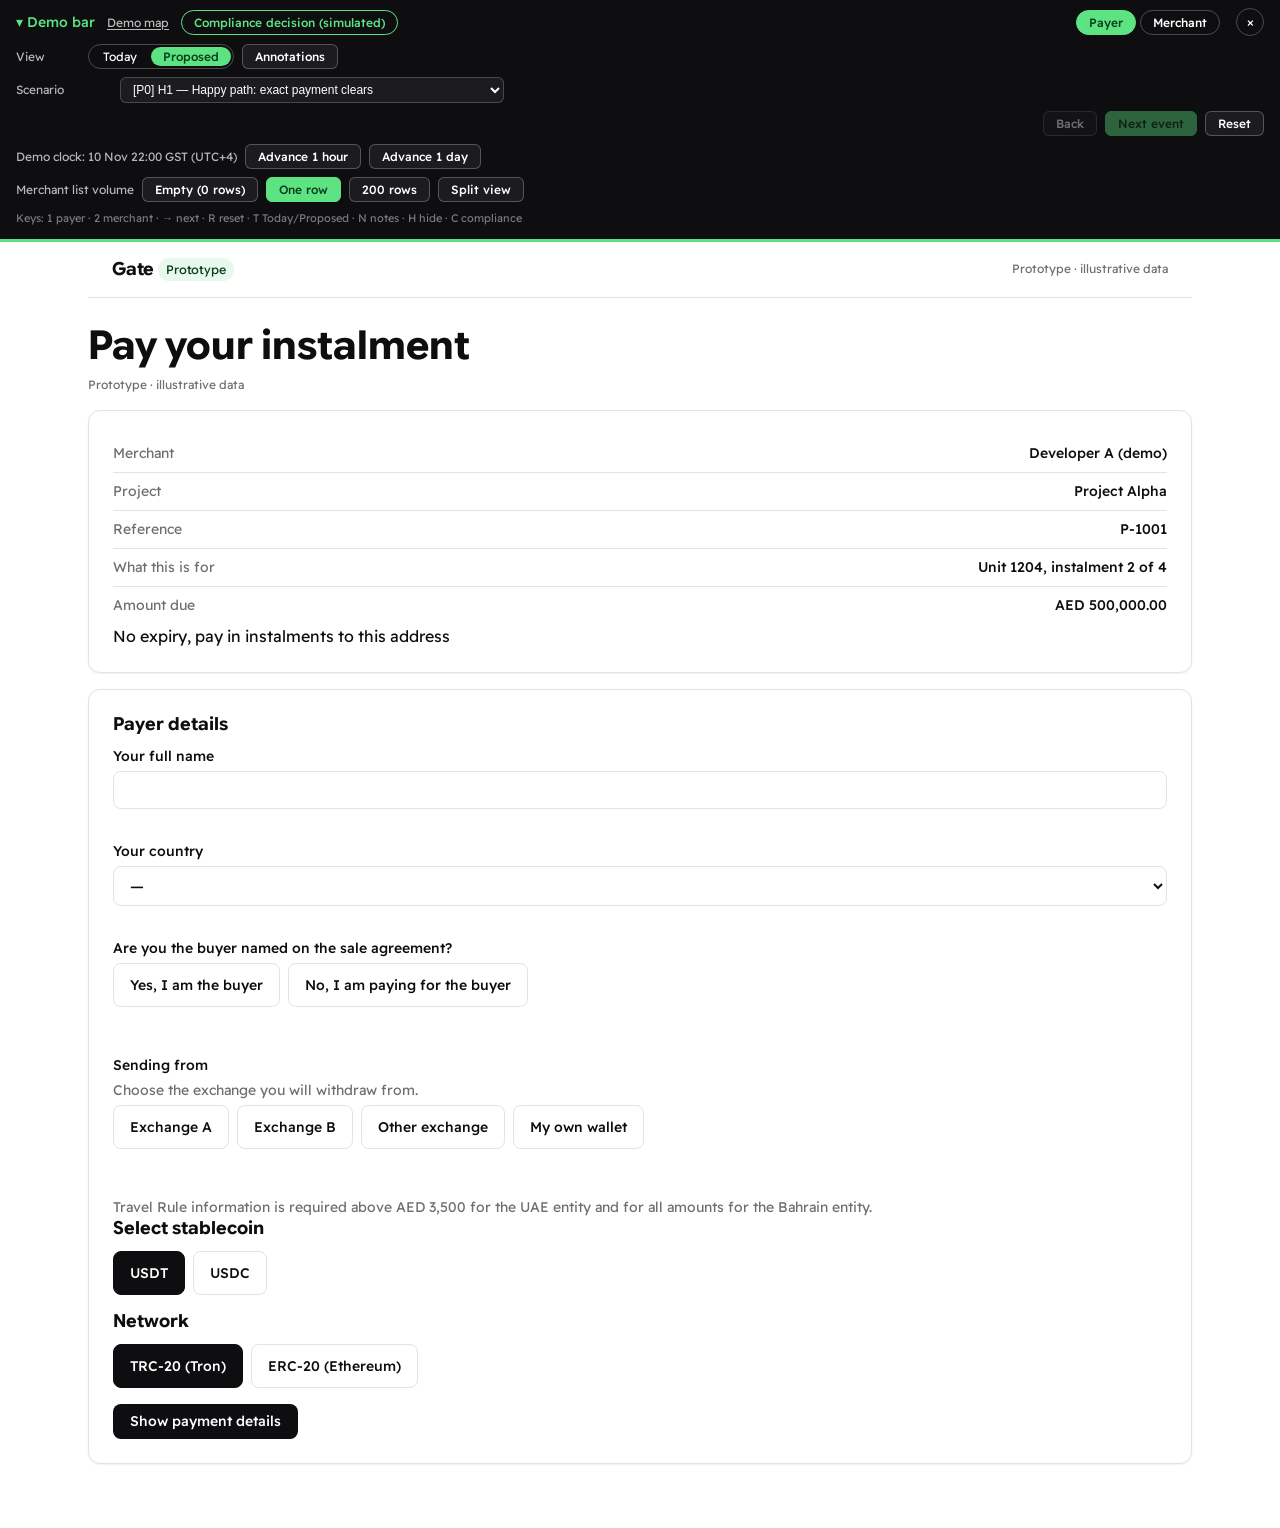
<file: index.html>
<!DOCTYPE html>
<html lang="en">
<head>
  <meta charset="UTF-8">
  <meta name="viewport" content="width=device-width, initial-scale=1.0">
  <meta name="robots" content="noindex, nofollow">
  <meta name="referrer" content="no-referrer">
  <title>Gate · Prototype</title>
  <meta name="description" content="Gate stablecoin checkout prototype — four screens across two seats: payer checkout and status, merchant payments and payment detail.">
  <link rel="stylesheet" href="design-system.css">
  <link rel="stylesheet" href="css/app.css">
</head>
<body>
  <!-- Demo bar (not product UI) -->
  <header id="demo-bar" class="demo-bar" aria-label="Demo controls"></header>

  <!-- Product app shell -->
  <div class="app-shell">
    <nav class="app-nav" aria-label="Gate navigation">
      <span class="brand">Gate <span class="brand-tag">Prototype</span></span>
      <span class="proto-label" id="proto-label">Prototype · illustrative data</span>
    </nav>
    <main id="screen" class="screen" tabindex="-1" aria-live="polite"></main>
  </div>

  <div id="toast-host" class="toast-host" aria-live="polite" aria-atomic="false"></div>

  <!-- Classic deferred scripts, ordered by dependency (R5). No modules, no fetch. -->
  <script src="js/strings.js"></script>
  <script src="js/fixtures.js"></script>
  <script src="js/statuses.js"></script>
  <!-- Phase 2: the store re-derives payment status from transactions. -->
  <script src="js/derive.js"></script>
  <script src="js/scenarios.js"></script>
  <script src="js/store.js"></script>
  <script src="js/router.js"></script>
  <!-- Phase 3: demo map at #/ (demo tooling, not a product screen). -->
  <script src="js/screens/demo-map.js"></script>
  <script src="js/screens/payer-checkout.js"></script>
  <script src="js/screens/payer-status.js"></script>
  <script src="js/screens/merchant-payments.js"></script>
  <script src="js/screens/merchant-payment-detail.js"></script>
  <script src="js/demo-bar.js"></script>
  <script src="js/app.js"></script>
</body>
</html>
</file>
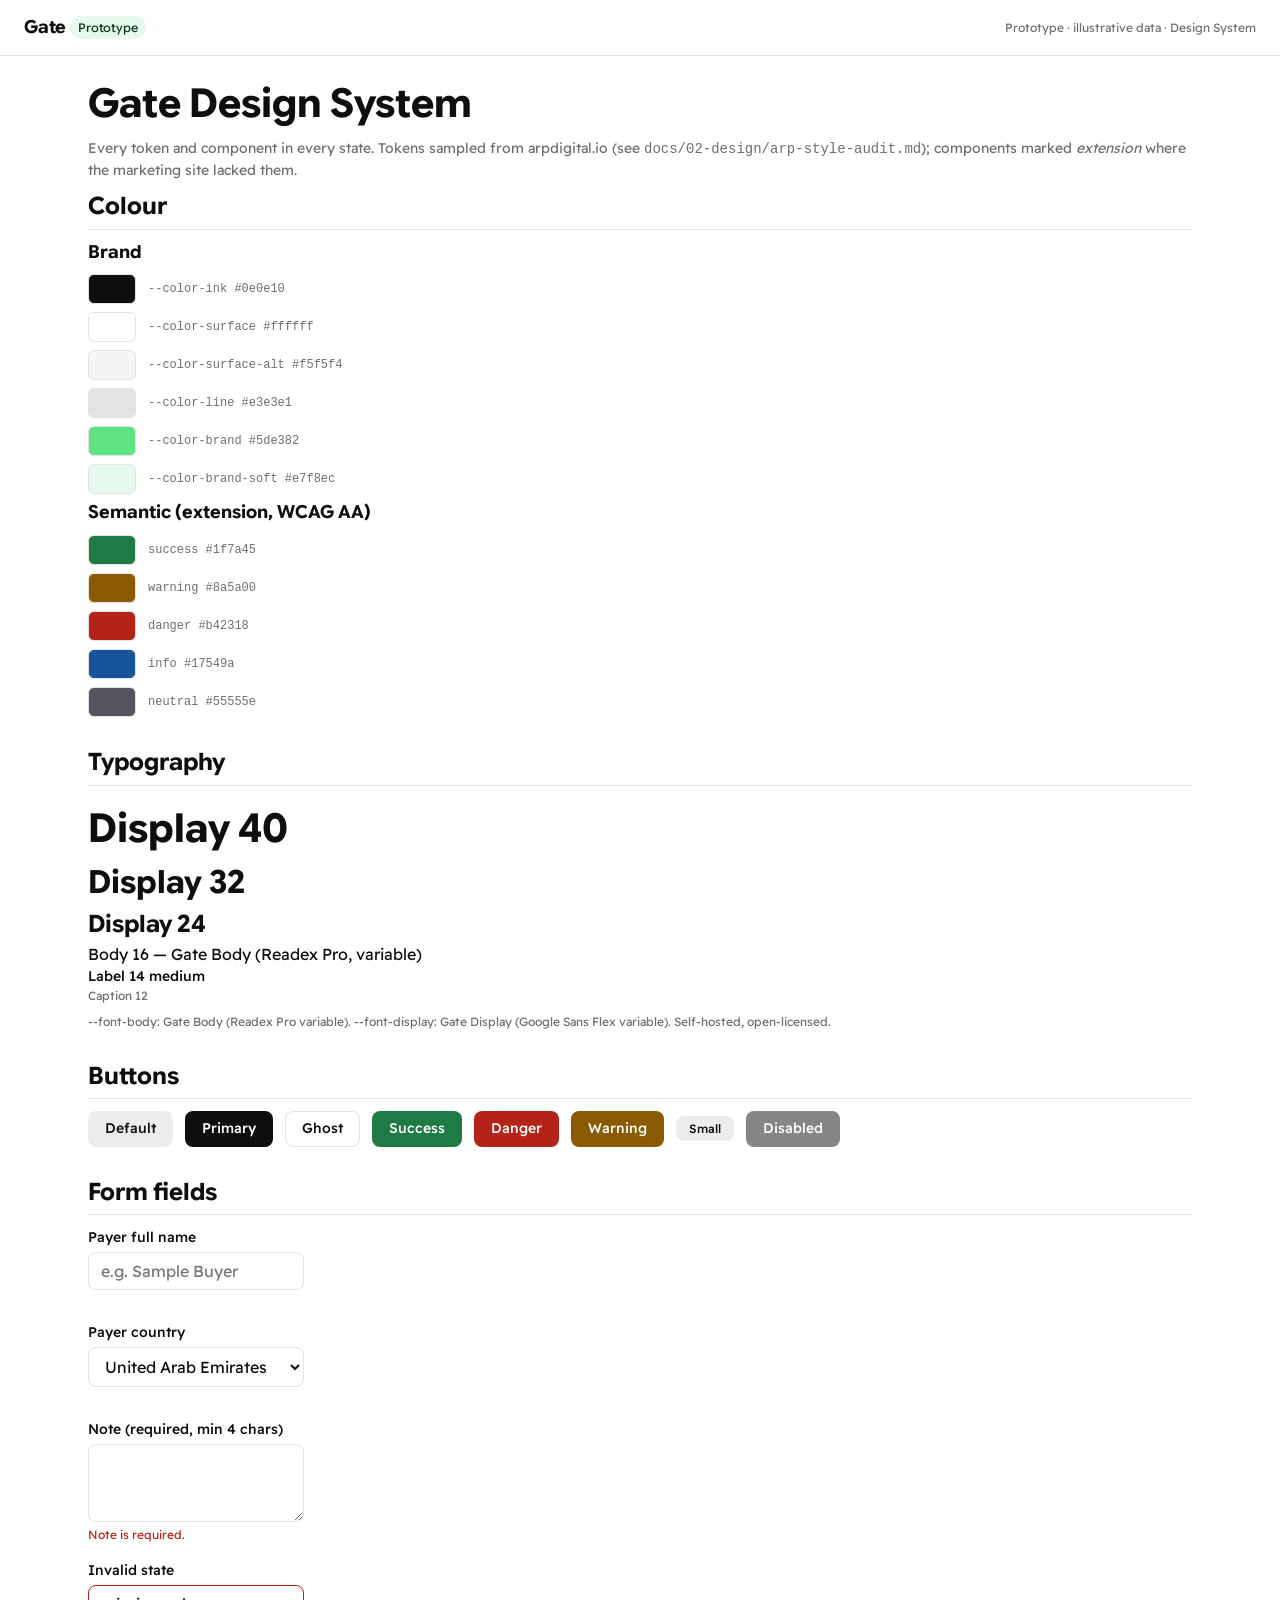
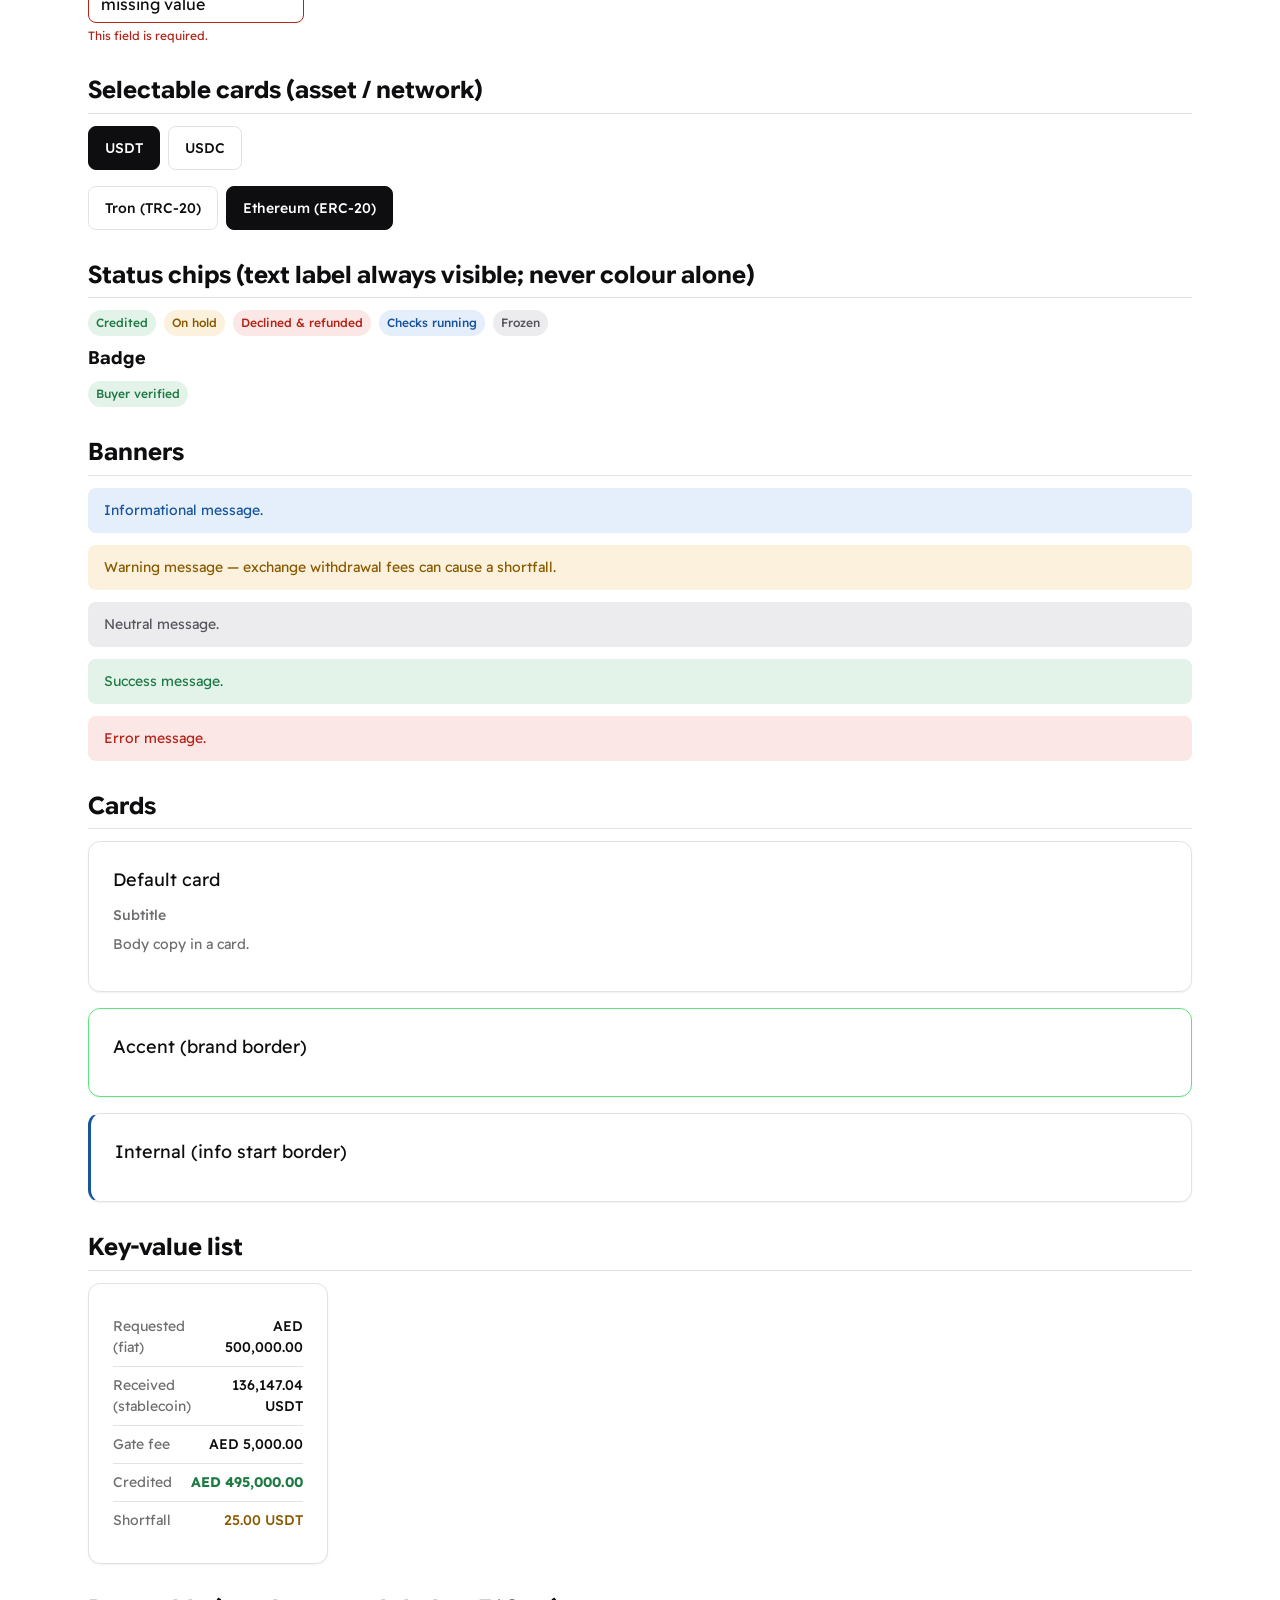
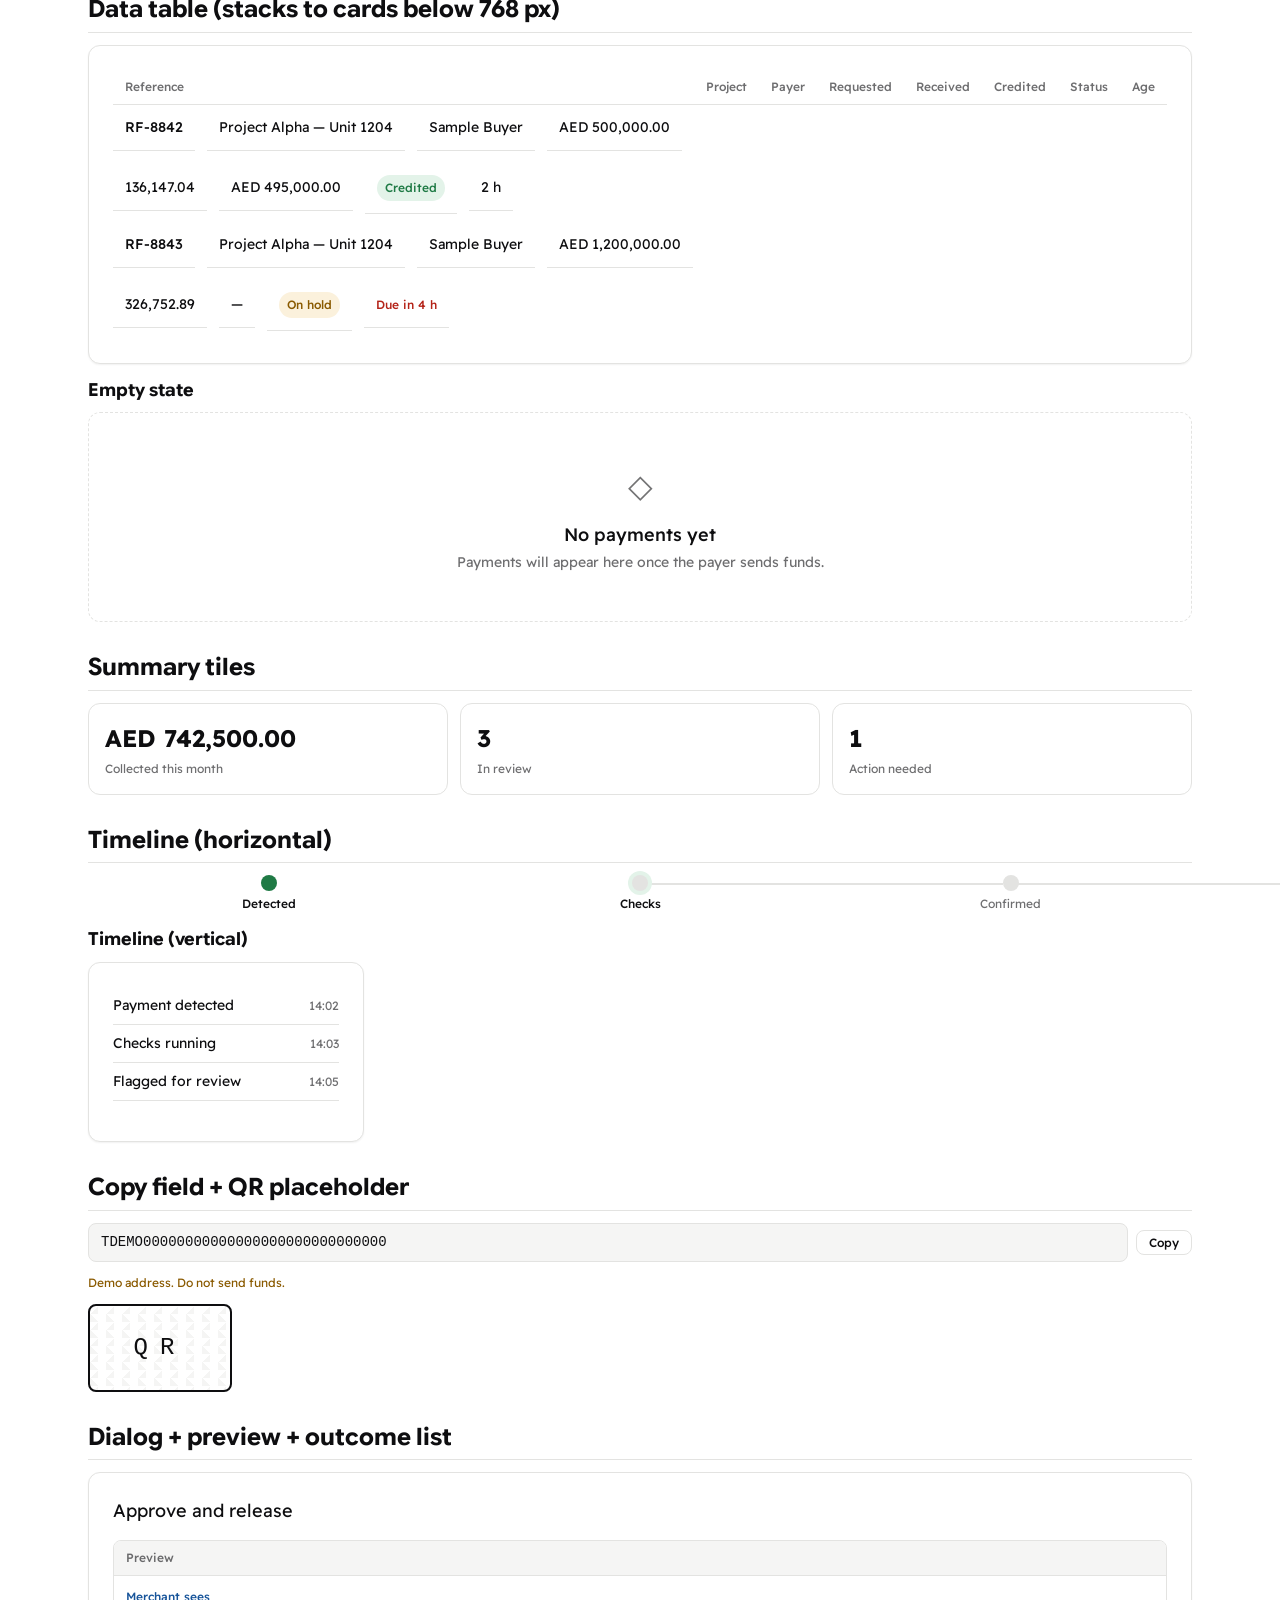
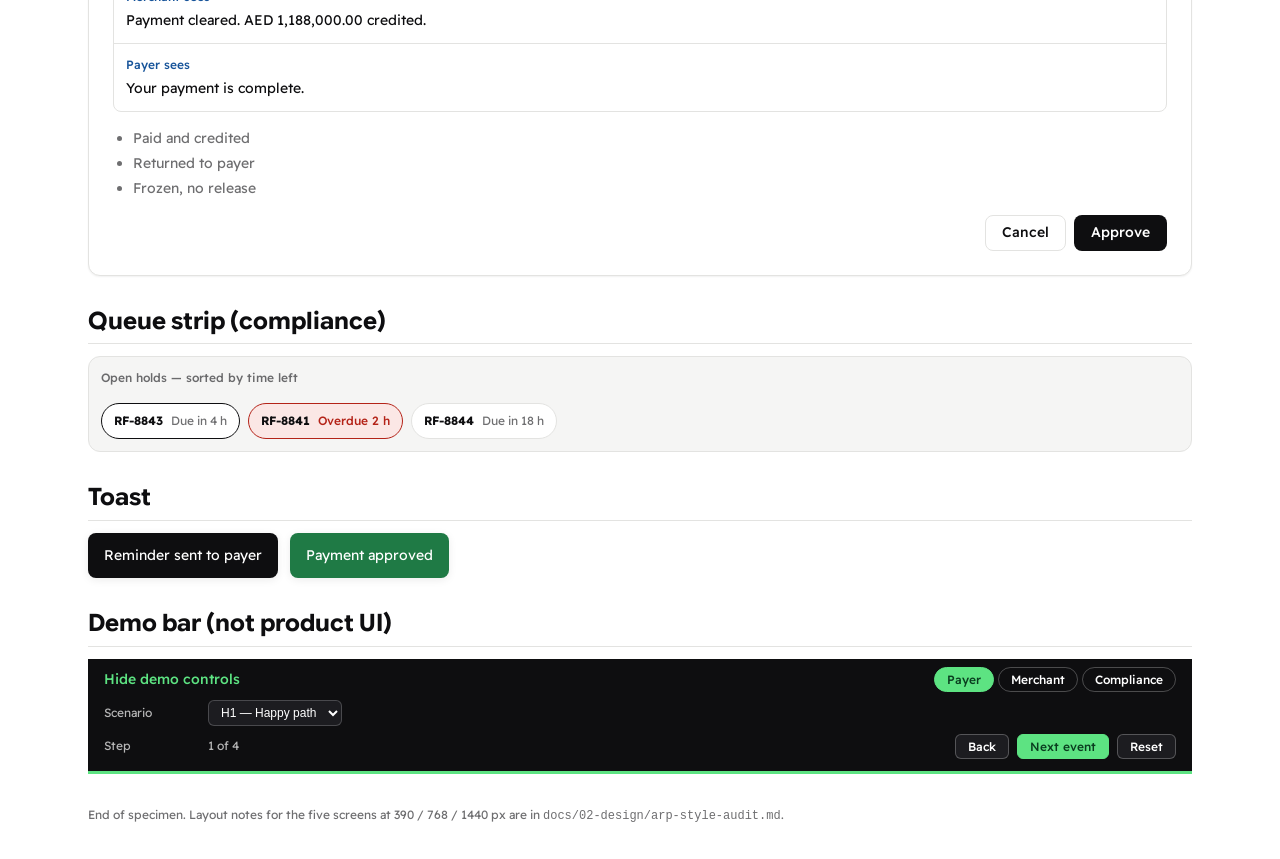
<file: design-system.html>
<!DOCTYPE html>
<html lang="en">
<head>
  <meta charset="UTF-8">
  <meta name="viewport" content="width=device-width, initial-scale=1.0">
  <title>Gate · Design System Specimen</title>
  <link rel="stylesheet" href="design-system.css">
  <style>
    /* Specimen-only scaffolding. Not part of the design system (R4):
       this page arranges the specimen; app.css and design-system.css hold the real tokens/components. */
    .spec { max-width: var(--content-max); margin-inline: auto; padding: var(--sp-5); }
    .spec section { margin-block-end: var(--sp-6); }
    .spec h2 { border-block-end: 1px solid var(--color-line); padding-block-end: var(--sp-2); }
    .spec .row { display: flex; gap: var(--sp-3); align-items: center; flex-wrap: wrap; margin-block-end: var(--sp-2); }
    .spec .swatch { width: calc(var(--sp-5) * 2); height: calc(var(--sp-5) * 1.25); border-radius: var(--radius-sm); border: 1px solid var(--color-line); }
    .spec .code { font-family: ui-monospace, monospace; font-size: var(--fs-xs); color: var(--color-text-muted); }
    .spec .note { font-size: var(--fs-xs); color: var(--color-text-muted); margin-block-start: var(--sp-2); }
  </style>
</head>
<body>
  <nav class="app-nav">
    <span class="brand">Gate <span class="brand-tag">Prototype</span></span>
    <span class="proto-label">Prototype · illustrative data · Design System</span>
  </nav>
  <div class="spec">
    <h1>Gate Design System</h1>
    <p class="muted">Every token and component in every state. Tokens sampled from arpdigital.io (see <code>docs/02-design/arp-style-audit.md</code>); components marked <em>extension</em> where the marketing site lacked them.</p>

    <section>
      <h2>Colour</h2>
      <h3>Brand</h3>
      <div class="row"><div class="swatch" style="background:var(--color-ink)"></div><span class="code">--color-ink #0e0e10</span></div>
      <div class="row"><div class="swatch" style="background:var(--color-surface)"></div><span class="code">--color-surface #ffffff</span></div>
      <div class="row"><div class="swatch" style="background:var(--color-surface-alt)"></div><span class="code">--color-surface-alt #f5f5f4</span></div>
      <div class="row"><div class="swatch" style="background:var(--color-line)"></div><span class="code">--color-line #e3e3e1</span></div>
      <div class="row"><div class="swatch" style="background:var(--color-brand)"></div><span class="code">--color-brand #5de382</span></div>
      <div class="row"><div class="swatch" style="background:var(--color-brand-soft)"></div><span class="code">--color-brand-soft #e7f8ec</span></div>
      <h3>Semantic (extension, WCAG AA)</h3>
      <div class="row"><div class="swatch" style="background:var(--color-success)"></div><span class="code">success #1f7a45</span></div>
      <div class="row"><div class="swatch" style="background:var(--color-warning)"></div><span class="code">warning #8a5a00</span></div>
      <div class="row"><div class="swatch" style="background:var(--color-danger)"></div><span class="code">danger #b42318</span></div>
      <div class="row"><div class="swatch" style="background:var(--color-info)"></div><span class="code">info #17549a</span></div>
      <div class="row"><div class="swatch" style="background:var(--color-neutral)"></div><span class="code">neutral #55555e</span></div>
    </section>

    <section>
      <h2>Typography</h2>
      <div style="font-family:var(--font-display);font-weight:var(--fw-bold);font-size:var(--fs-2xl)">Display 40</div>
      <div style="font-family:var(--font-display);font-weight:var(--fw-bold);font-size:var(--fs-xl)">Display 32</div>
      <div style="font-family:var(--font-display);font-weight:var(--fw-bold);font-size:var(--fs-lg)">Display 24</div>
      <div style="font-family:var(--font-body);font-size:var(--fs-base)">Body 16 — Gate Body (Readex Pro, variable)</div>
      <div style="font-family:var(--font-body);font-size:var(--fs-sm);font-weight:var(--fw-medium)">Label 14 medium</div>
      <div style="font-family:var(--font-body);font-size:var(--fs-xs);color:var(--color-text-muted)">Caption 12</div>
      <p class="note">--font-body: Gate Body (Readex Pro variable). --font-display: Gate Display (Google Sans Flex variable). Self-hosted, open-licensed.</p>
    </section>

    <section>
      <h2>Buttons</h2>
      <div class="row">
        <button class="btn">Default</button>
        <button class="btn primary">Primary</button>
        <button class="btn ghost">Ghost</button>
        <button class="btn success">Success</button>
        <button class="btn danger">Danger</button>
        <button class="btn warning">Warning</button>
        <button class="btn small">Small</button>
        <button class="btn primary" disabled>Disabled</button>
      </div>
    </section>

    <section>
      <h2>Form fields</h2>
      <div class="field" style="max-width:calc(var(--sp-5) * 9)">
        <span class="field-label">Payer full name</span>
        <input class="text-input" placeholder="e.g. Sample Buyer">
        <span class="field-error"></span>
      </div>
      <div class="field" style="max-width:calc(var(--sp-5) * 9)">
        <span class="field-label">Payer country</span>
        <select class="select"><option>United Arab Emirates</option><option>United States</option></select>
        <span class="field-error"></span>
      </div>
      <div class="field" style="max-width:calc(var(--sp-5) * 9)">
        <span class="field-label">Note (required, min 4 chars)</span>
        <textarea class="textarea" rows="3"></textarea>
        <span class="field-error">Note is required.</span>
      </div>
      <div class="field" style="max-width:calc(var(--sp-5) * 9)">
        <span class="field-label">Invalid state</span>
        <input class="text-input invalid" value="missing value">
        <span class="field-error">This field is required.</span>
      </div>
    </section>

    <section>
      <h2>Selectable cards (asset / network)</h2>
      <div class="selectable-row">
        <button class="selectable-card selected">USDT</button>
        <button class="selectable-card">USDC</button>
      </div>
      <div class="selectable-row">
        <button class="selectable-card">Tron (TRC-20)</button>
        <button class="selectable-card selected">Ethereum (ERC-20)</button>
      </div>
    </section>

    <section>
      <h2>Status chips (text label always visible; never colour alone)</h2>
      <div class="chip-row"><span class="chip tone-success">Credited</span><span class="chip tone-warning">On hold</span><span class="chip tone-danger">Declined &amp; refunded</span><span class="chip tone-info">Checks running</span><span class="chip tone-neutral">Frozen</span></div>
      <h3>Badge</h3>
      <div class="row"><span class="badge success">Buyer verified</span></div>
    </section>

    <section>
      <h2>Banners</h2>
      <div class="banner info">Informational message.</div>
      <div class="banner warning">Warning message — exchange withdrawal fees can cause a shortfall.</div>
      <div class="banner neutral">Neutral message.</div>
      <div class="banner success">Success message.</div>
      <div class="banner danger">Error message.</div>
    </section>

    <section>
      <h2>Cards</h2>
      <div class="card">
        <div class="card-title">Default card</div>
        <div class="card-subtitle">Subtitle</div>
        <p class="muted">Body copy in a card.</p>
      </div>
      <div class="card accent"><div class="card-title">Accent (brand border)</div></div>
      <div class="card internal"><div class="card-title">Internal (info start border)</div></div>
    </section>

    <section>
      <h2>Key-value list</h2>
      <div class="card" style="max-width:calc(var(--sp-5) * 10)">
        <div class="kv">
          <div class="kv-row"><span class="kv-k">Requested (fiat)</span><span class="kv-v">AED 500,000.00</span></div>
          <div class="kv-row"><span class="kv-k">Received (stablecoin)</span><span class="kv-v">136,147.04 USDT</span></div>
          <div class="kv-row"><span class="kv-k">Gate fee</span><span class="kv-v">AED 5,000.00</span></div>
          <div class="kv-row"><span class="kv-k">Credited</span><span class="kv-v kv-strong">AED 495,000.00</span></div>
          <div class="kv-row"><span class="kv-k">Shortfall</span><span class="kv-v kv-warn">25.00 USDT</span></div>
        </div>
      </div>
    </section>

    <section>
      <h2>Data table (stacks to cards below 768 px)</h2>
      <div class="card" style="overflow-x:auto">
        <table class="data-table">
          <thead><tr><th>Reference</th><th>Project</th><th>Payer</th><th class="num">Requested</th><th class="num">Received</th><th class="num">Credited</th><th>Status</th><th>Age</th></tr></thead>
          <tbody>
            <tr class="row"><td><span class="row-link">RF-8842</span></td><td><span class="cell-wrap">Project Alpha — Unit 1204</span></td><td>Sample Buyer</td><td class="num">AED 500,000.00</td><td class="num">136,147.04</td><td class="num">AED 495,000.00</td><td><span class="chip tone-success">Credited</span></td><td>2 h</td></tr>
            <tr class="row"><td><span class="row-link">RF-8843</span></td><td><span class="cell-wrap">Project Alpha — Unit 1204</span></td><td>Sample Buyer</td><td class="num">AED 1,200,000.00</td><td class="num">326,752.89</td><td class="num">—</td><td><span class="chip tone-warning">On hold</span></td><td><span class="cell-sub overdue">Due in 4 h</span></td></tr>
          </tbody>
        </table>
      </div>
      <h3>Empty state</h3>
      <div class="empty-state">
        <div class="empty-icon">◇</div>
        <div class="empty-title">No payments yet</div>
        <div class="empty-hint">Payments will appear here once the payer sends funds.</div>
      </div>
    </section>

    <section>
      <h2>Summary tiles</h2>
      <div class="tiles">
        <div class="tile"><div class="tile-value">AED 742,500.00</div><div class="tile-label">Collected this month</div></div>
        <div class="tile"><div class="tile-value">3</div><div class="tile-label">In review</div></div>
        <div class="tile"><div class="tile-value">1</div><div class="tile-label">Action needed</div></div>
      </div>
    </section>

    <section>
      <h2>Timeline (horizontal)</h2>
      <div class="timeline">
        <div class="timeline-item done"><span class="tl-dot"></span><span class="tl-label">Detected</span></div>
        <div class="timeline-item current"><span class="tl-dot"></span><span class="tl-label">Checks</span></div>
        <div class="timeline-item"><span class="tl-dot"></span><span class="tl-label">Confirmed</span></div>
      </div>
      <h3>Timeline (vertical)</h3>
      <div class="card" style="max-width:calc(var(--sp-5) * 11.5)">
        <div class="timeline vertical">
          <div class="timeline-item"><span class="tl-label">Payment detected</span><span class="tl-time">14:02</span></div>
          <div class="timeline-item"><span class="tl-label">Checks running</span><span class="tl-time">14:03</span></div>
          <div class="timeline-item"><span class="tl-label">Flagged for review</span><span class="tl-time">14:05</span></div>
        </div>
      </div>
    </section>

    <section>
      <h2>Copy field + QR placeholder</h2>
      <div class="copy-field"><span class="copy-value">TDEMO00000000000000000000000000000</span><button class="btn small ghost">Copy</button></div>
      <p class="addr-note">Demo address. Do not send funds.</p>
      <div class="qr-placeholder" style="max-width:calc(var(--sp-5) * 6)">QR</div>
    </section>

    <section>
      <h2>Dialog + preview + outcome list</h2>
      <div class="card">
        <div class="dialog-title">Approve and release</div>
        <div class="preview">
          <div class="preview-title">Preview</div>
          <div class="preview-box"><div class="preview-label">Merchant sees</div><div class="preview-text">Payment cleared. AED 1,188,000.00 credited.</div></div>
          <div class="preview-box"><div class="preview-label">Payer sees</div><div class="preview-text">Your payment is complete.</div></div>
        </div>
        <ul class="outcome-list"><li>Paid and credited</li><li>Returned to payer</li><li>Frozen, no release</li></ul>
        <div class="dialog-actions"><button class="btn ghost">Cancel</button><button class="btn primary">Approve</button></div>
      </div>
    </section>

    <section>
      <h2>Queue strip (compliance)</h2>
      <div class="queue-strip">
        <span class="queue-title">Open holds — sorted by time left</span>
        <span class="queue-item active"><span class="qi-id">RF-8843</span><span class="qi-time">Due in 4 h</span></span>
        <span class="queue-item overdue"><span class="qi-id">RF-8841</span><span class="qi-time">Overdue 2 h</span></span>
        <span class="queue-item"><span class="qi-id">RF-8844</span><span class="qi-time">Due in 18 h</span></span>
      </div>
    </section>

    <section>
      <h2>Toast</h2>
      <div class="row"><span class="toast">Reminder sent to payer</span><span class="toast tone-success">Payment approved</span></div>
    </section>

    <section>
      <h2>Demo bar (not product UI)</h2>
      <div class="demo-bar" style="position:static">
        <div class="db-head">
          <button class="db-toggle">Hide demo controls</button>
          <span class="db-seats">
            <button class="db-seat active">Payer</button>
            <button class="db-seat">Merchant</button>
            <button class="db-seat">Compliance</button>
          </span>
        </div>
        <div class="db-body">
          <div class="db-row"><span class="db-label">Scenario</span><select class="db-select"><option>H1 — Happy path</option></select></div>
          <div class="db-row"><span class="db-label">Step</span><span class="db-stepnum">1 of 4</span><button class="db-btn">Back</button><button class="db-btn primary">Next event</button><button class="db-btn">Reset</button></div>
        </div>
      </div>
    </section>

    <p class="note">End of specimen. Layout notes for the five screens at 390 / 768 / 1440 px are in <code>docs/02-design/arp-style-audit.md</code>.</p>
  </div>
</body>
</html>
</file>
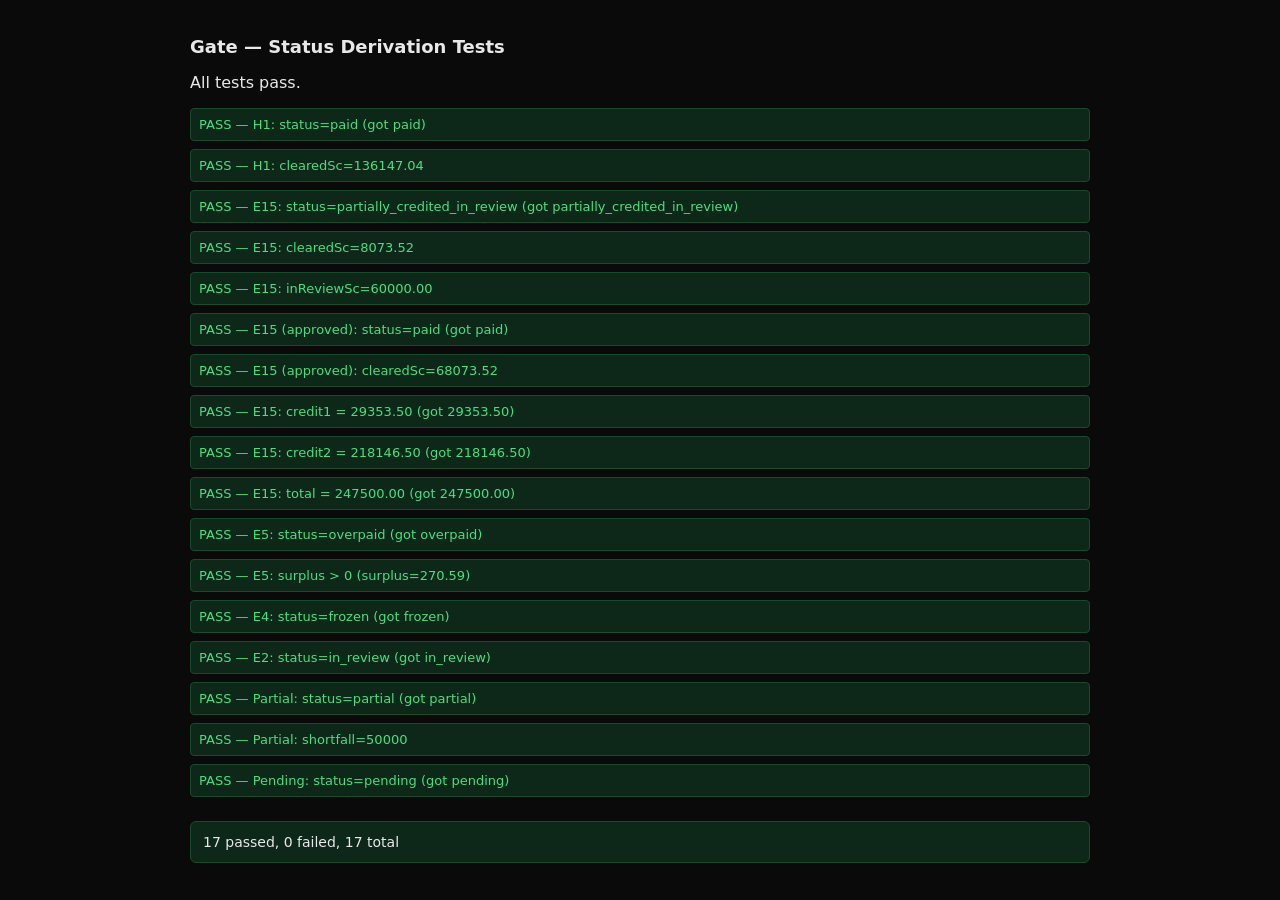
<file: tests/derive.html>
<!DOCTYPE html>
<html lang="en">
<head>
<meta charset="utf-8">
<meta name="viewport" content="width=device-width,initial-scale=1">
<title>Gate — Derivation Tests</title>
<style>
body{font-family:system-ui,sans-serif;background:#0a0a0a;color:#e8e8e8;padding:24px;max-width:900px;margin:0 auto}
h1{font-size:18px}
.test{margin:8px 0;padding:8px;border-radius:4px;font-size:13px}
.pass{background:#0d2818;border:1px solid #1a4a2e;color:#4ade80}
.fail{background:#2d0a0a;border:1px solid #4a1a1a;color:#f87171}
.summary{margin-top:24px;padding:12px;border-radius:6px;font-size:14px}
.summary.all-pass{background:#0d2818;border:1px solid #1a4a2e}
.summary.has-fail{background:#2d0a0a;border:1px solid #4a1a1a}
</style>
</head>
<body>
<h1>Gate — Status Derivation Tests</h1>
<p id="status">Running…</p>
<div id="results"></div>
<div id="summary"></div>

<script src="../js/derive.js"></script>
<script src="../js/fixtures.js"></script>
<script>
(function () {
  "use strict";
  var D = window.GATE_DERIVE;
  var F = window.GATE_FIXTURES;
  if (!D || !D.derivePayment) {
    document.getElementById("status").textContent = "FAIL: GATE_DERIVE not found";
    return;
  }
  var results = [];
  function check(name, cond, detail) {
    results.push({ name: name, pass: !!cond, detail: detail || "" });
  }

  // Helper: build a minimal tx
  function tx(amount, state) {
    return { id: "tx-test", amountSc: amount, screeningState: state || "clear", status: "cleared" };
  }

  // === H1: happy path, 136,147.04 USDT, 1 tx, cleared ===
  var h1 = D.derivePayment([tx(136147.04)], 136147.04, 0.005);
  check("H1: status=paid", h1.status === "paid", "got " + h1.status);
  check("H1: clearedSc=136147.04", Math.abs(h1.clearedSc - 136147.04) < 0.01);

  // === E15: two transactions ===
  var e15tx1 = { id: "tx1", amountSc: 60000.00, screeningState: "in_review", status: "held" };
  var e15tx2 = { id: "tx2", amountSc: 8073.52, screeningState: "clear", status: "cleared" };
  var e15 = D.derivePayment([e15tx1, e15tx2], 68073.52, 0.005);
  check("E15: status=partially_credited_in_review", e15.status === "partially_credited_in_review", "got " + e15.status);
  check("E15: clearedSc=8073.52", Math.abs(e15.clearedSc - 8073.52) < 0.01);
  check("E15: inReviewSc=60000.00", Math.abs(e15.inReviewSc - 60000.00) < 0.01);

  // E15 after compliance approves tx1
  var e15tx1b = { id: "tx1", amountSc: 60000.00, screeningState: "clear", status: "cleared" };
  var e15b = D.derivePayment([e15tx1b, e15tx2], 68073.52, 0.005);
  check("E15 (approved): status=paid", e15b.status === "paid", "got " + e15b.status);
  check("E15 (approved): clearedSc=68073.52", Math.abs(e15b.clearedSc - 68073.52) < 0.01);

  // E15 credited AED: 29,353.50 + 218,146.50 = 247,500.00
  var feeRate = 0.01;  // matches derive.js DEFAULT_FEE_PCT
  var rate = 3.6725;  // matches derive.js DEFAULT_AED_PER_USD
  var credited1 = 8073.52 * rate * (1 - feeRate);
  var credited2 = 60000.00 * rate * (1 - feeRate);
  var totalCredited = credited1 + credited2;
  check("E15: credit1 = 29353.50", Math.abs(credited1 - 29353.50) < 0.01, "got " + credited1.toFixed(2));
  check("E15: credit2 = 218146.50", Math.abs(credited2 - 218146.50) < 0.01, "got " + credited2.toFixed(2));
  check("E15: total = 247500.00", Math.abs(totalCredited - 247500.00) < 0.01, "got " + totalCredited.toFixed(2));

  // === E5: overpaid ===
  var e5 = D.derivePayment([tx(27500.00)], 27229.41, 0.005);
  check("E5: status=overpaid", e5.status === "overpaid", "got " + e5.status);
  check("E5: surplus > 0", e5.surplus > 0, "surplus=" + e5.surplus);

  // === E4: frozen ===
  var e4tx = { id: "tx4", amountSc: 27229.41, screeningState: "clear", status: "frozen" };
  var e4 = D.derivePayment([e4tx], 27229.41, 0.005);
  check("E4: status=frozen", e4.status === "frozen", "got " + e4.status);

  // === E2: in review ===
  var e2tx = { id: "tx2", amountSc: 326752.89, screeningState: "in_review", status: "held" };
  var e2 = D.derivePayment([e2tx], 326752.89, 0.005);
  check("E2: status=in_review", e2.status === "in_review", "got " + e2.status);

  // === Partial ===
  var partial = D.derivePayment([tx(50000.00)], 100000.00, 0.005);
  check("Partial: status=partial", partial.status === "partial", "got " + partial.status);
  check("Partial: shortfall=50000", Math.abs(partial.shortfall - 50000) < 0.01);

  // === Pending (no txs) ===
  var pending = D.derivePayment([], 100000.00, 0.005);
  check("Pending: status=pending", pending.status === "pending", "got " + pending.status);

  // Render results
  var div = document.getElementById("results");
  var passCount = 0, failCount = 0;
  results.forEach(function (r) {
    var el = document.createElement("div");
    el.className = "test " + (r.pass ? "pass" : "fail");
    el.textContent = (r.pass ? "PASS" : "FAIL") + " — " + r.name + (r.detail ? " (" + r.detail + ")" : "");
    div.appendChild(el);
    if (r.pass) passCount++; else failCount++;
  });

  var summary = document.getElementById("summary");
  summary.className = "summary " + (failCount === 0 ? "all-pass" : "has-fail");
  summary.textContent = passCount + " passed, " + failCount + " failed, " + results.length + " total";
  document.getElementById("status").textContent = failCount === 0 ? "All tests pass." : "Some tests failed.";
})();
</script>
</body>
</html>
</file>
<file: design-system.css>
/* ============================================================================
   Gate Prototype — Design System (R4)
   Single source of truth for ALL tokens and ALL component styles.
   app.css may only arrange screens using these tokens.
   Sampled from arpdigital.io (see docs/02-design/arp-style-audit.md).
   ========================================================================== */

/* ---- Fonts (self-hosted, open-licensed; R2) ---- */
/* Readex Pro (body) + Google Sans Flex (display), both variable fonts.
   Apache-2.0 / SIL OFL. Local files in assets/fonts/ (latin subset). */
@font-face {
  font-family: "Gate Body";
  src: url("assets/fonts/ReadexPro-Variable.woff2") format("woff2");
  font-weight: 200 800; font-style: normal; font-display: swap;
}
@font-face {
  font-family: "Gate Display";
  src: url("assets/fonts/GoogleSansFlex-Variable.woff2") format("woff2");
  font-weight: 300 800; font-style: normal; font-display: swap;
}

:root {
  /* ---- Colour: brand (sampled arpdigital.io) ---- */
  --color-ink: #0e0e10;            /* lab(5.78 0.66 -12.77) near-black */
  --color-surface: #ffffff;
  --color-surface-alt: #f5f5f4;
  --color-line: #e3e3e1;
  --color-text: #0e0e10;
  --color-text-muted: rgba(14, 14, 16, 0.60);
  --color-text-faint: rgba(14, 14, 16, 0.58);   /* 4.74:1 on white (was 0.40 = 2.65:1, below AA) */

  /* Brand accent (sampled green gradient stop: srgb 0.362 0.886 0.511) */
  --color-brand: #5de382;
  --color-brand-ink: #0a3d1f;      /* AA on brand */
  --color-brand-soft: #e7f8ec;

  /* ---- Semantic colours (extension; WCAG AA) ---- */
  --color-success: #1f7a45;  --color-success-fg: #ffffff;  --color-success-soft: #e3f3e9;
  --color-warning: #8a5a00;  --color-warning-fg: #ffffff;  --color-warning-soft: #fbf1dc;
  --color-danger:  #b42318;  --color-danger-fg:  #ffffff;  --color-danger-soft:  #fbe7e5;
  --color-info:    #17549a;  --color-info-fg:    #ffffff;  --color-info-soft:    #e5eefb;
  --color-neutral: #55555e;  --color-neutral-fg: #ffffff;  --color-neutral-soft: #ececee;

  /* ---- Typography ---- */
  --font-body: "Gate Body", "Readex Pro", Arial, sans-serif;
  --font-display: "Gate Display", "Google Sans Flex", Arial, sans-serif;
  --fs-xs: 0.75rem;      /* 12 */
  --fs-sm: 0.875rem;     /* 14 */
  --fs-base: 1rem;       /* 16 */
  --fs-md: 1.125rem;     /* 18 */
  --fs-lg: 1.5rem;       /* 24 */
  --fs-xl: 2rem;         /* 32 */
  --fs-2xl: 2.5rem;      /* 40 */
  --fw-regular: 400;
  --fw-medium: 500;
  --fw-bold: 700;
  --lh-tight: 1.15;
  --lh-base: 1.5;

  /* ---- Spacing (4px rhythm) ---- */
  --sp-1: 0.25rem;  /* 4 */
  --sp-2: 0.5rem;   /* 8 */
  --sp-3: 0.75rem;  /* 12 */
  --sp-4: 1rem;     /* 16 */
  --sp-5: 1.5rem;   /* 24 */
  --sp-6: 2rem;     /* 32 */
  --sp-7: 3rem;     /* 48 */

  /* ---- Radius ---- */
  --radius-sm: 6px;
  --radius-md: 8px;   /* sampled from buttons */
  --radius-lg: 12px;
  --radius-pill: 999px;

  /* ---- Elevation ---- */
  --shadow-sm: 0 1px 2px rgba(14,14,16,0.06);
  --shadow-md: 0 2px 8px rgba(14,14,16,0.08);
  --shadow-lg: 0 8px 24px rgba(14,14,16,0.12);

  /* ---- Motion ---- */
  --dur-fast: 120ms;
  --dur-base: 200ms;
  --ease: cubic-bezier(0.2, 0, 0, 1);

  /* ---- Layering ---- */
  --z-nav: 10;
  --z-demo: 40;
  --z-dialog: 60;
  --z-toast: 70;

  /* ---- Breakpoints ---- */
  --bp-sm: 360px;
  --bp-md: 768px;
  --bp-lg: 1440px;

  /* ---- Layout ---- */
  --content-max: 72rem;
  --nav-h: 3.5rem;
}

/* ---- Base ---- */
* { box-sizing: border-box; }
html { -webkit-text-size-adjust: 100%; }
body {
  margin: 0;
  font-family: var(--font-body);
  font-size: var(--fs-base);
  line-height: var(--lh-base);
  color: var(--color-text);
  background: var(--color-surface);
  min-height: 100vh;
}
h1, h2, h3 { font-family: var(--font-display); font-weight: var(--fw-bold); line-height: var(--lh-tight); margin: 0 0 var(--sp-3); }
h1 { font-size: var(--fs-2xl); }
h2 { font-size: var(--fs-lg); }
h3 { font-size: var(--fs-md); }
p { margin: 0 0 var(--sp-3); }
a { color: var(--color-info); text-decoration: none; }
a:hover { text-decoration: underline; }
button { font-family: inherit; }
.muted { color: var(--color-text-muted); font-size: var(--fs-sm); }
.hidden { display: none !important; }

:focus-visible {
  outline: 2px solid var(--color-info);
  outline-offset: 2px;
  border-radius: var(--radius-sm);
}

/* ---- App shell (tokens only; app.css arranges) ---- */
.app-nav {
  display: flex;
  align-items: center;
  justify-content: space-between;
  gap: var(--sp-3);
  min-height: var(--nav-h);
  padding-inline: var(--sp-5);
  border-block-end: 1px solid var(--color-line);
  position: sticky;
  top: 0;
  background: var(--color-surface);
  z-index: var(--z-nav);
}
.brand { font-family: var(--font-display); font-weight: var(--fw-bold); font-size: var(--fs-md); letter-spacing: -0.01em; }
.brand-tag {
  font-size: var(--fs-xs);
  font-weight: var(--fw-medium);
  color: var(--color-brand-ink);
  background: var(--color-brand-soft);
  border-radius: var(--radius-pill);
  padding: var(--sp-1) var(--sp-2);
  vertical-align: middle;
}
.proto-label { font-size: var(--fs-xs); color: var(--color-text-muted); }

/* ---- Buttons ---- */
.btn {
  display: inline-flex;
  align-items: center;
  gap: var(--sp-2);
  font-size: var(--fs-sm);
  font-weight: var(--fw-medium);
  line-height: 1.25;
  padding: var(--sp-2) var(--sp-4);
  border-radius: var(--radius-md);
  border: 1px solid transparent;
  cursor: pointer;
  background: var(--color-neutral-soft);
  color: var(--color-text);
  transition: background var(--dur-fast) var(--ease), transform var(--dur-fast) var(--ease);
}
.btn:hover { background: var(--color-line); }
.btn:active { transform: translateY(1px); }
.btn:disabled { opacity: 0.5; cursor: not-allowed; }
.btn.primary { background: var(--color-ink); color: #fff; }
.btn.primary:hover { background: #26262b; }
.btn.ghost { background: transparent; border-color: var(--color-line); color: var(--color-text); }
.btn.ghost:hover { background: var(--color-surface-alt); }
.btn.success { background: var(--color-success); color: var(--color-success-fg); }
.btn.danger { background: var(--color-danger); color: var(--color-danger-fg); }
.btn.warning { background: var(--color-warning); color: var(--color-warning-fg); }
.btn.small { font-size: var(--fs-xs); padding: var(--sp-1) var(--sp-3); }

/* ---- Form fields ---- */
.field { display: flex; flex-direction: column; gap: var(--sp-1); margin-block-end: var(--sp-4); }
.field-label { font-size: var(--fs-sm); font-weight: var(--fw-medium); color: var(--color-text); }
.text-input, .select, .textarea {
  font-family: inherit;
  font-size: var(--fs-base);
  color: var(--color-text);
  background: var(--color-surface);
  border: 1px solid var(--color-line);
  border-radius: var(--radius-md);
  padding: var(--sp-2) var(--sp-3);
  width: 100%;
}
.text-input.small, .select.small { font-size: var(--fs-sm); padding: var(--sp-1) var(--sp-2); width: auto; }
.text-input:focus, .select:focus, .textarea:focus { border-color: var(--color-info); outline: none; box-shadow: 0 0 0 3px var(--color-info-soft); }
.text-input.invalid, .select.invalid, .textarea.invalid { border-color: var(--color-danger); }
.field-error { font-size: var(--fs-xs); color: var(--color-danger); min-height: 1em; }

/* ---- Selectable cards (asset / network) ---- */
.selectable-row { display: flex; gap: var(--sp-2); flex-wrap: wrap; margin-block-end: var(--sp-4); }
.selectable-card {
  font-size: var(--fs-sm);
  font-weight: var(--fw-medium);
  padding: var(--sp-3) var(--sp-4);
  border: 1px solid var(--color-line);
  border-radius: var(--radius-md);
  background: var(--color-surface);
  color: var(--color-text);
  cursor: pointer;
  transition: all var(--dur-fast) var(--ease);
}
.selectable-card:hover { border-color: var(--color-ink); }
.selectable-card.selected { border-color: var(--color-ink); background: var(--color-ink); color: #fff; }

/* ---- Status chip (never colour alone; carries a text label) ---- */
.chip {
  display: inline-flex;
  align-items: center;
  gap: var(--sp-1);
  font-size: var(--fs-xs);
  font-weight: var(--fw-medium);
  padding: var(--sp-1) var(--sp-2);
  border-radius: var(--radius-pill);
  white-space: nowrap;
}
.chip.tone-success { background: var(--color-success-soft); color: var(--color-success); }
.chip.tone-warning { background: var(--color-warning-soft); color: var(--color-warning); }
.chip.tone-danger  { background: var(--color-danger-soft);  color: var(--color-danger); }
.chip.tone-info    { background: var(--color-info-soft);    color: var(--color-info); }
.chip.tone-neutral { background: var(--color-neutral-soft); color: var(--color-neutral); }
.chip-row { display: flex; gap: var(--sp-2); align-items: center; margin-block-end: var(--sp-3); }

/* ---- Badge ---- */
.badge {
  display: inline-flex;
  align-items: center;
  gap: var(--sp-1);
  font-size: var(--fs-xs);
  font-weight: var(--fw-medium);
  padding: var(--sp-1) var(--sp-2);
  border-radius: var(--radius-pill);
}
.badge.success { background: var(--color-success-soft); color: var(--color-success); }

/* ---- Banner ---- */
.banner {
  padding: var(--sp-3) var(--sp-4);
  border-radius: var(--radius-md);
  font-size: var(--fs-sm);
  margin-block-end: var(--sp-3);
}
.banner.info    { background: var(--color-info-soft);    color: var(--color-info); }
.banner.warning { background: var(--color-warning-soft); color: var(--color-warning); }
.banner.neutral { background: var(--color-neutral-soft); color: var(--color-neutral); }
.banner.success { background: var(--color-success-soft); color: var(--color-success); }
.banner.danger  { background: var(--color-danger-soft);  color: var(--color-danger); }
.warn-line { margin-block-end: var(--sp-1); }

/* ---- Card ---- */
.card {
  background: var(--color-surface);
  border: 1px solid var(--color-line);
  border-radius: var(--radius-lg);
  padding: var(--sp-5);
  margin-block-end: var(--sp-4);
  box-shadow: var(--shadow-sm);
}
.card.accent { border-color: var(--color-brand); }
.card.internal { border-inline-start: 3px solid var(--color-info); }
.card-title { font-size: var(--fs-md); margin-block-end: var(--sp-3); }
.card-subtitle { font-size: var(--fs-sm); font-weight: var(--fw-medium); margin-block-end: var(--sp-2); color: var(--color-text-muted); }

/* ---- Key-value list ---- */
.kv { display: flex; flex-direction: column; }
.kv-row {
  display: flex;
  justify-content: space-between;
  gap: var(--sp-4);
  padding-block: var(--sp-2);
  border-block-end: 1px solid var(--color-line);
  font-size: var(--fs-sm);
}
.kv-row:last-child { border-block-end: none; }
.kv-k { color: var(--color-text-muted); }
.kv-v { text-align: end; font-weight: var(--fw-medium); font-variant-numeric: tabular-nums; }
.kv-v.kv-strong { color: var(--color-success); font-weight: var(--fw-bold); }
.kv-v.kv-warn { color: var(--color-warning); }

/* ---- Data table ---- */
.data-table { width: 100%; border-collapse: collapse; font-size: var(--fs-sm); }
.data-table th {
  text-align: start;
  font-weight: var(--fw-medium);
  color: var(--color-text-muted);
  font-size: var(--fs-xs);
  padding: var(--sp-2) var(--sp-3);
  border-block-end: 1px solid var(--color-line);
  white-space: nowrap;
}
.data-table td { padding: var(--sp-3); border-block-end: 1px solid var(--color-line); vertical-align: middle; }
.data-table th.num, .data-table td.num { text-align: end; font-variant-numeric: tabular-nums; white-space: nowrap; }
.data-table .cell-wrap { max-width: 14rem; overflow: hidden; text-overflow: ellipsis; white-space: nowrap; }
.data-table .row-link { color: var(--color-ink); font-weight: var(--fw-medium); }
.data-table tr.row { cursor: pointer; }
.data-table tr.row:hover { background: var(--color-surface-alt); }
.cell-sub { font-size: var(--fs-xs); color: var(--color-text-muted); margin-block-start: var(--sp-1); }
.cell-sub.overdue { color: var(--color-danger); font-weight: var(--fw-medium); }

/* ---- Empty state ---- */
.empty-state { text-align: center; padding: var(--sp-7) var(--sp-5); border: 1px dashed var(--color-line); border-radius: var(--radius-lg); }
.empty-icon { font-size: var(--fs-xl); color: var(--color-text-faint); margin-block-end: var(--sp-3); }
.empty-title { font-size: var(--fs-md); font-weight: var(--fw-medium); }
.empty-hint { font-size: var(--fs-sm); color: var(--color-text-muted); margin-block-start: var(--sp-1); }

/* ---- Tiles (summary) ---- */
.tiles { display: grid; grid-template-columns: repeat(3, 1fr); gap: var(--sp-3); margin-block-end: var(--sp-4); }
.tile {
  background: var(--color-surface);
  border: 1px solid var(--color-line);
  border-radius: var(--radius-lg);
  padding: var(--sp-4);
}
.tile-value { font-size: var(--fs-lg); font-weight: var(--fw-bold); font-variant-numeric: tabular-nums; }
.tile-label { font-size: var(--fs-xs); color: var(--color-text-muted); margin-block-start: var(--sp-1); }

/* ---- Timeline (horizontal, payer) ---- */
.timeline { display: flex; gap: var(--sp-2); margin-block-end: var(--sp-4); }
.timeline-item { flex: 1; display: flex; flex-direction: column; align-items: center; gap: var(--sp-1); position: relative; }
.timeline-item::before {
  content: "";
  position: absolute;
  top: 0.5rem;
  inset-inline: 50%;
  width: 100%;
  height: 2px;
  background: var(--color-line);
  z-index: 0;
}
.timeline-item:first-child::before { display: none; }
.timeline-item.done::before { background: var(--color-success); }
.tl-dot {
  width: 1rem;
  height: 1rem;
  border-radius: 50%;
  background: var(--color-line);
  z-index: 1;
}
.timeline-item.done .tl-dot { background: var(--color-success); }
.timeline-item.current .tl-dot { box-shadow: 0 0 0 4px var(--color-success-soft); }
.tl-label { font-size: var(--fs-xs); color: var(--color-text-muted); text-align: center; }
.timeline-item.done .tl-label, .timeline-item.current .tl-label { color: var(--color-text); font-weight: var(--fw-medium); }

/* ---- Timeline (vertical) ---- */
.timeline.vertical { flex-direction: column; gap: 0; }
.timeline.vertical .timeline-item { flex-direction: row; justify-content: space-between; align-items: baseline; padding: var(--sp-2) 0; border-block-end: 1px solid var(--color-line); }
.timeline.vertical .timeline-item::before { display: none; }
.timeline.vertical .tl-label { text-align: start; font-size: var(--fs-sm); color: var(--color-text); }
.timeline.vertical .tl-time { font-size: var(--fs-xs); color: var(--color-text-muted); font-variant-numeric: tabular-nums; }

/* ---- Copy field ---- */
.copy-field { display: flex; gap: var(--sp-2); align-items: center; margin-block-end: var(--sp-3); }
.copy-value {
  flex: 1;
  font-family: ui-monospace, "SFMono-Regular", Menlo, monospace;
  font-size: var(--fs-sm);
  background: var(--color-surface-alt);
  border: 1px solid var(--color-line);
  border-radius: var(--radius-md);
  padding: var(--sp-2) var(--sp-3);
  overflow-x: auto;
  white-space: nowrap;
}
.addr-note { font-size: var(--fs-xs); color: var(--color-warning); margin-block: var(--sp-1) var(--sp-3); }

/* ---- QR placeholder ---- */
.qr-placeholder {
  font-family: ui-monospace, monospace;
  text-align: center;
  letter-spacing: 0.5em;
  font-size: var(--fs-lg);
  color: var(--color-ink);
  background:
    linear-gradient(45deg, var(--color-surface-alt) 25%, transparent 25%) 0 0 / 16px 16px,
    linear-gradient(-45deg, var(--color-surface-alt) 25%, transparent 25%) 8px 8px / 16px 16px;
  border: 2px solid var(--color-ink);
  border-radius: var(--radius-md);
  padding: var(--sp-5);
  margin-block-end: var(--sp-3);
}

/* ---- Dialog ---- */
.dialog-backdrop {
  position: fixed;
  inset: 0;
  background: rgba(14,14,16,0.5);
  display: flex;
  align-items: center;
  justify-content: center;
  padding: var(--sp-4);
  z-index: var(--z-dialog);
}
.dialog {
  background: var(--color-surface);
  border-radius: var(--radius-lg);
  box-shadow: var(--shadow-lg);
  max-width: 40rem;
  width: 100%;
  padding: var(--sp-5);
  max-height: 90vh;
  overflow-y: auto;
}
.dialog-title { font-size: var(--fs-md); }
.dialog-actions { display: flex; justify-content: flex-end; gap: var(--sp-2); margin-block-start: var(--sp-4); }

/* ---- Preview box ---- */
.preview { margin-block: var(--sp-4); border: 1px solid var(--color-line); border-radius: var(--radius-md); overflow: hidden; }
.preview-title { font-size: var(--fs-xs); font-weight: var(--fw-medium); color: var(--color-text-muted); padding: var(--sp-2) var(--sp-3); background: var(--color-surface-alt); border-block-end: 1px solid var(--color-line); }
.preview-box { padding: var(--sp-3); border-block-end: 1px solid var(--color-line); }
.preview-box:last-child { border-block-end: none; }
.preview-label { font-size: var(--fs-xs); font-weight: var(--fw-medium); color: var(--color-info); margin-block-end: var(--sp-1); }
.preview-text { font-size: var(--fs-sm); }

/* ---- Outcome list ---- */
.outcome-list { margin: var(--sp-2) 0 0; padding-inline-start: 1.25rem; font-size: var(--fs-sm); color: var(--color-text-muted); }
.outcome-list li { margin-block-end: var(--sp-1); }

/* ---- Queue strip (compliance) ---- */
.queue-strip {
  display: flex;
  gap: var(--sp-2);
  flex-wrap: wrap;
  align-items: center;
  padding: var(--sp-3);
  border: 1px solid var(--color-line);
  border-radius: var(--radius-lg);
  margin-block-end: var(--sp-4);
  background: var(--color-surface-alt);
}
.queue-title { font-size: var(--fs-xs); font-weight: var(--fw-medium); color: var(--color-text-muted); margin-block-end: var(--sp-2); width: 100%; }
.queue-item {
  display: inline-flex;
  align-items: center;
  gap: var(--sp-2);
  padding: var(--sp-2) var(--sp-3);
  border: 1px solid var(--color-line);
  border-radius: var(--radius-pill);
  background: var(--color-surface);
  font-size: var(--fs-xs);
  cursor: pointer;
}
.queue-item.active { border-color: var(--color-ink); }
.queue-item.overdue { border-color: var(--color-danger); background: var(--color-danger-soft); }
.qi-id { font-weight: var(--fw-bold); }
.qi-time { color: var(--color-text-muted); }
.queue-item.overdue .qi-time { color: var(--color-danger); font-weight: var(--fw-medium); }

/* ---- Toast ---- */
.toast-host { position: fixed; bottom: var(--sp-4); inset-inline-end: var(--sp-4); display: flex; flex-direction: column; gap: var(--sp-2); z-index: var(--z-toast); }
.toast {
  background: var(--color-ink);
  color: #fff;
  padding: var(--sp-3) var(--sp-4);
  border-radius: var(--radius-md);
  font-size: var(--fs-sm);
  box-shadow: var(--shadow-md);
}
.toast.tone-success { background: var(--color-success); }

/* ---- Action row ---- */
.action-row { display: flex; gap: var(--sp-2); flex-wrap: wrap; margin-block-end: var(--sp-4); }

/* ---- Hold panel ---- */
.hold-panel { border-inline-start: 3px solid var(--color-warning); }

/* ---- Screen title ---- */
.screen-title { margin-block-end: var(--sp-2); }
.proto-badge { font-size: var(--fs-xs); color: var(--color-text-muted); margin-block-end: var(--sp-4); }

/* ---- List controls ---- */
.list-controls { display: flex; gap: var(--sp-2); align-items: center; flex-wrap: wrap; margin-block-end: var(--sp-3); }

/* ---- Demo bar (visually distinct from product) ---- */
.demo-bar {
  background: var(--color-ink);
  color: #fff;
  position: sticky;
  top: 0;
  z-index: var(--z-demo);
  border-block-end: 3px solid var(--color-brand);
}
.db-head { display: flex; align-items: center; gap: var(--sp-3); padding: var(--sp-2) var(--sp-4); flex-wrap: wrap; }
.db-toggle { background: none; border: none; color: var(--color-brand); font-size: var(--fs-sm); font-weight: var(--fw-medium); cursor: pointer; padding: 0; }
.db-seats { display: flex; gap: var(--sp-1); margin-inline-start: auto; }
.db-seat {
  font-size: var(--fs-xs);
  font-weight: var(--fw-medium);
  padding: var(--sp-1) var(--sp-3);
  border-radius: var(--radius-pill);
  border: 1px solid rgba(255,255,255,0.25);
  background: transparent;
  color: #fff;
  cursor: pointer;
}
.db-seat.active { background: var(--color-brand); color: var(--color-brand-ink); border-color: var(--color-brand); }
.db-body { padding: 0 var(--sp-4) var(--sp-3); display: flex; flex-direction: column; gap: var(--sp-2); }
.demo-bar.collapsed .db-body { display: none; }
.db-row { display: flex; align-items: center; gap: var(--sp-2); flex-wrap: wrap; }
.db-label { font-size: var(--fs-xs); color: rgba(255,255,255,0.7); min-width: 6rem; }
.db-select, .db-steps { font-size: var(--fs-xs); }
.db-select {
  background: #1c1c20;
  color: #fff;
  border: 1px solid rgba(255,255,255,0.2);
  border-radius: var(--radius-sm);
  padding: var(--sp-1) var(--sp-2);
  max-width: 24rem;
}
.db-stepnum { font-size: var(--fs-xs); color: rgba(255,255,255,0.7); flex: 1; }
.db-btn {
  font-size: var(--fs-xs);
  font-weight: var(--fw-medium);
  padding: var(--sp-1) var(--sp-3);
  border-radius: var(--radius-sm);
  border: 1px solid rgba(255,255,255,0.25);
  background: #1c1c20;
  color: #fff;
  cursor: pointer;
}
.db-btn:hover { background: #2a2a30; }
.db-btn.active { background: var(--color-brand); color: var(--color-brand-ink); border-color: var(--color-brand); }
.db-btn.primary { background: var(--color-brand); color: var(--color-brand-ink); border-color: var(--color-brand); }
.db-btn:disabled { opacity: 0.4; cursor: not-allowed; }
.db-keys { font-size: 0.6875rem; color: rgba(255,255,255,0.45); }

/* ---- Responsive (R1.7-R1.8): tables -> stacked cards at 768px and below ---- */
@media (max-width: 768px) {
  .data-table, .data-table thead, .data-table tbody, .data-table tr, .data-table td { display: block; width: 100%; }
  .data-table thead { position: absolute; width: 1px; height: 1px; overflow: hidden; clip: rect(0 0 0 0); }
  .data-table tr.row { border: 1px solid var(--color-line); border-radius: var(--radius-md); margin-block-end: var(--sp-2); padding-block: var(--sp-2); }
  .data-table td { border: none; padding: var(--sp-1) var(--sp-3); display: flex; justify-content: space-between; gap: var(--sp-3); }
  .data-table td::before { content: attr(data-label); font-size: var(--fs-xs); color: var(--color-text-muted); }
  .tiles { grid-template-columns: 1fr; }
  .app-nav { padding-inline: var(--sp-3); }
  h1 { font-size: var(--fs-xl); }
  .qr-placeholder { font-size: var(--fs-md); letter-spacing: 0.3em; }
  .copy-field { flex-direction: column; align-items: stretch; }
}
@media (max-width: 379px) {
  .app-shell { padding-inline: var(--sp-3) !important; }
}

/* ---- Split view (E13) ---- */
body.split-on .screen { display: grid; grid-template-columns: 1fr 1fr; gap: var(--sp-4); }

/* ============================================================================
   Phase 3b — demo map, compliance panel, view switches, annotation pins
   Demo tooling only. Product screens never use these classes.
   ========================================================================== */

/* ---- Demo map (#/) ---- */
.dm-header { margin-block: var(--sp-4) var(--sp-5); }
.dm-title-row { display: flex; align-items: baseline; gap: var(--sp-3); flex-wrap: wrap; }
.dm-title { margin: 0; }
.dm-label {
  font-size: var(--fs-xs);
  font-weight: var(--fw-medium);
  color: var(--color-brand-ink);
  background: var(--color-brand-soft);
  border-radius: var(--radius-pill);
  padding: var(--sp-1) var(--sp-2);
}
.dm-intro { color: var(--color-text-muted); font-size: var(--fs-sm); max-width: 52rem; margin-block-start: var(--sp-2); }
.dm-group { margin-block-end: var(--sp-6); }
.dm-group-title { font-size: var(--fs-md); margin-block-end: var(--sp-3); }
.dm-cards { display: grid; grid-template-columns: repeat(3, minmax(0, 1fr)); gap: var(--sp-3); }
.dm-card {
  display: flex;
  flex-direction: column;
  gap: var(--sp-2);
  background: var(--color-surface);
  border: 1px solid var(--color-line);
  border-radius: var(--radius-lg);
  padding: var(--sp-4);
  box-shadow: var(--shadow-sm);
}
.dm-card:hover { box-shadow: var(--shadow-md); border-color: var(--color-text-faint); }
.dm-card-head { display: flex; align-items: center; gap: var(--sp-2); }
.dm-id {
  font-family: var(--font-display);
  font-size: var(--fs-xs);
  font-weight: var(--fw-bold);
  color: var(--color-brand-ink);
  background: var(--color-brand-soft);
  border-radius: var(--radius-sm);
  padding: 2px var(--sp-2);
}
.dm-priority { font-size: 0.6875rem; color: var(--color-text-muted); letter-spacing: 0.04em; }
.dm-card-title { font-size: var(--fs-base); margin: 0; }
.dm-card-blurb { font-size: var(--fs-sm); color: var(--color-text-muted); margin: 0; flex: 1; }
.dm-card-foot { display: flex; align-items: flex-end; justify-content: space-between; gap: var(--sp-2); margin-block-start: var(--sp-2); }
.dm-roadmap { font-size: 0.6875rem; color: var(--color-text-faint); line-height: 1.35; }
.dm-start { flex: none; }
.dm-foot { font-size: var(--fs-xs); color: var(--color-text-faint); margin-block-start: var(--sp-4); }

/* ---- Demo bar additions ---- */
.db-map {
  background: none;
  border: 0;
  color: rgba(255, 255, 255, 0.72);
  font-size: var(--fs-xs);
  cursor: pointer;
  padding: 0;
  text-decoration: underline;
  text-underline-offset: 2px;
}
.db-map:hover { color: #fff; }
.db-compliance {
  font-size: var(--fs-xs);
  font-weight: var(--fw-medium);
  padding: var(--sp-1) var(--sp-3);
  border-radius: var(--radius-pill);
  border: 1px solid var(--color-brand);
  background: transparent;
  color: var(--color-brand);
  cursor: pointer;
}
.db-compliance:hover, .db-compliance.active { background: var(--color-brand); color: var(--color-brand-ink); }
.db-hide {
  margin-inline-start: var(--sp-1);
  width: 1.75rem;
  height: 1.75rem;
  border-radius: 50%;
  border: 1px solid rgba(255, 255, 255, 0.25);
  background: transparent;
  color: #fff;
  font-size: var(--fs-sm);
  line-height: 1;
  cursor: pointer;
}
.db-hide:hover { background: #2a2a30; }
.db-view .db-label { min-width: 4rem; }
.db-seg {
  display: inline-flex;
  gap: 2px;
  padding: 2px;
  border: 1px solid rgba(255, 255, 255, 0.25);
  border-radius: var(--radius-pill);
}
.db-seg-btn {
  font-size: var(--fs-xs);
  padding: 2px var(--sp-3);
  border: 0;
  border-radius: var(--radius-pill);
  background: transparent;
  color: #fff;
  cursor: pointer;
}
.db-seg-btn.active { background: var(--color-brand); color: var(--color-brand-ink); font-weight: var(--fw-medium); }

/* Hidden bar: a small handle, not a full-width strip. */
.demo-bar.db-hidden {
  position: fixed;
  inset-block-end: var(--sp-4);
  inset-inline-start: var(--sp-4);
  inset-block-start: auto;
  background: transparent;
  border: 0;
  z-index: var(--z-demo);
}
.db-handle {
  font-size: var(--fs-xs);
  font-weight: var(--fw-medium);
  padding: var(--sp-2) var(--sp-3);
  border-radius: var(--radius-pill);
  border: 1px solid rgba(255, 255, 255, 0.25);
  background: var(--color-ink);
  color: var(--color-brand);
  cursor: pointer;
  box-shadow: var(--shadow-md);
}

/* ---- Compliance decision panel (demo tooling) ---- */
.cp-panel {
  position: fixed;
  inset-block: 0;
  inset-inline-end: 0;
  width: min(27rem, 100vw);
  background: var(--color-surface);
  border-inline-start: 3px solid var(--color-brand);
  box-shadow: var(--shadow-lg);
  z-index: 55;
  overflow-y: auto;
  padding: var(--sp-4);
}
.cp-head { display: flex; align-items: center; gap: var(--sp-2); margin-block-end: var(--sp-3); }
.cp-badge {
  font-size: 0.6875rem;
  font-weight: var(--fw-bold);
  letter-spacing: 0.06em;
  color: var(--color-brand-ink);
  background: var(--color-brand);
  border-radius: var(--radius-sm);
  padding: 2px var(--sp-2);
}
.cp-title { font-size: var(--fs-base); margin: 0; flex: 1; }
.cp-close {
  margin-inline-start: auto;
  width: 2rem;
  height: 2rem;
  border-radius: 50%;
  border: 1px solid var(--color-line);
  background: var(--color-surface);
  color: var(--color-text);
  font-size: var(--fs-md);
  line-height: 1;
  cursor: pointer;
}
.cp-close:hover { background: var(--color-surface-alt); }
.cp-case-pick { display: flex; align-items: center; gap: var(--sp-2); margin-block-end: var(--sp-3); }
.cp-case {
  border: 1px dashed var(--color-line);
  border-radius: var(--radius-md);
  padding: var(--sp-3);
  background: var(--color-surface-alt);
  margin-block-end: var(--sp-4);
}
.cp-section-title { font-size: var(--fs-sm); margin: 0 0 var(--sp-2); }
.cp-actions-wrap { margin-block-end: var(--sp-3); }
.cp-actions { display: grid; grid-template-columns: 1fr 1fr; gap: var(--sp-2); }
.cp-action {
  font-size: var(--fs-sm);
  font-weight: var(--fw-medium);
  padding: var(--sp-2) var(--sp-3);
  border: 1px solid var(--color-line);
  border-radius: var(--radius-md);
  background: var(--color-surface);
  color: var(--color-text);
  cursor: pointer;
  text-align: start;
}
.cp-action:hover { border-color: var(--color-ink); }
.cp-action.active { background: var(--color-ink); color: #fff; border-color: var(--color-ink); }
.cp-form { margin-block-end: var(--sp-3); }
.cp-field { margin-block-end: var(--sp-3); }
.cp-field-label { font-size: var(--fs-xs); font-weight: var(--fw-medium); color: var(--color-text-muted); display: block; margin-block-end: var(--sp-1); }
.cp-preview { margin-block: var(--sp-2) var(--sp-3); }
.cp-never { font-size: var(--fs-xs); color: var(--color-text-muted); padding: var(--sp-2) var(--sp-3); background: var(--color-warning-soft); }
.cp-error { font-size: var(--fs-xs); color: var(--color-danger); margin-block-end: var(--sp-2); }
.cp-confirm { width: 100%; }
.cp-foot { font-size: 0.6875rem; color: var(--color-text-faint); margin-block-start: var(--sp-4); border-block-start: 1px solid var(--color-line); padding-block-start: var(--sp-3); }

/* ---- Annotation pins (phase 4 fills the layer) ---- */
.annotation-layer {
  position: fixed;
  inset: 0;
  z-index: 35;
  display: none;
  pointer-events: none;
}
body.annotations-on .annotation-layer { display: block; }
.annotation-pin {
  position: absolute;
  width: 1.5rem;
  height: 1.5rem;
  border-radius: 50%;
  border: 2px solid var(--color-surface);
  background: var(--color-ink);
  color: #fff;
  font-size: var(--fs-xs);
  font-weight: var(--fw-bold);
  line-height: 1;
  display: inline-flex;
  align-items: center;
  justify-content: center;
  cursor: pointer;
  pointer-events: auto;
  box-shadow: var(--shadow-md);
}
.annotation-note {
  position: absolute;
  max-width: 18rem;
  background: var(--color-ink);
  color: #fff;
  border-radius: var(--radius-md);
  padding: var(--sp-3);
  font-size: var(--fs-xs);
  line-height: var(--lh-base);
  box-shadow: var(--shadow-lg);
  pointer-events: auto;
}
.annotation-note { padding-inline-end: var(--sp-5); }
.annotation-note-title { font-weight: var(--fw-bold); margin-block-end: var(--sp-1); }
.annotation-note-text { font-size: var(--fs-xs); }
.annotation-close {
  position: absolute;
  inset-block-start: 2px;
  inset-inline-end: 4px;
  width: 1.5rem;
  height: 1.5rem;
  background: none;
  border: 0;
  color: #fff;
  font-size: var(--fs-md);
  line-height: 1;
  cursor: pointer;
}

@media (max-width: 1024px) {
  .dm-cards { grid-template-columns: repeat(2, minmax(0, 1fr)); }
}
@media (max-width: 700px) {
  .dm-cards { grid-template-columns: 1fr; }
  .cp-panel { width: 100vw; border-inline-start: 0; border-block-start: 3px solid var(--color-brand); }
}
@media (max-width: 768px) {
  .dm-card-foot { flex-direction: column; align-items: stretch; }
  .dm-start { width: 100%; }
}

/* ---- Reduced motion ---- */
@media (prefers-reduced-motion: reduce) {
  *, *::before, *::after { transition-duration: 0.01ms !important; animation-duration: 0.01ms !important; }
}
</file>
<file: css/app.css>
/* Gate Prototype — app.css (R4)
 * Screen layout ONLY: grids and page arrangement, using design-system tokens.
 * Defines NO tokens and NO components. */

.app-shell {
  max-width: var(--content-max);
  margin-inline: auto;
  padding-inline: var(--sp-5);
  padding-block-end: var(--sp-7);
}
.screen {
  padding-block-start: var(--sp-5);
}
</file>
